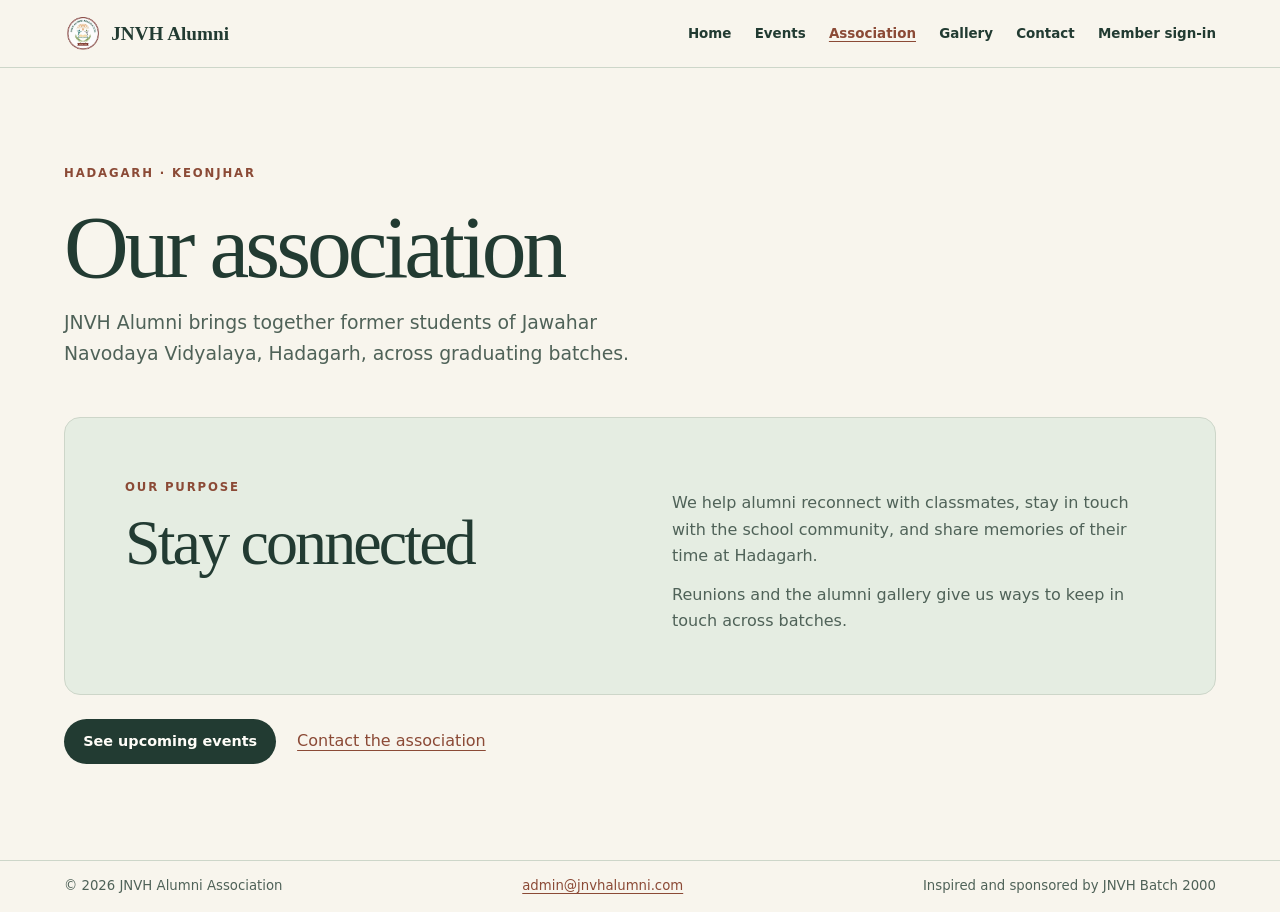
<file: association.html>
<!doctype html>
<html lang="en">
<head>
<meta charset="utf-8">
<meta name="viewport" content="width=device-width, initial-scale=1">
<meta name="theme-color" content="#f8f5ed">
<meta name="description" content="About the Jawahar Navodaya Vidyalaya, Hadagarh alumni association.">
<title>Association · JNVH Alumni Association</title>
<link rel="stylesheet" href="./brand.css">
</head>
<body>
<a class="skip" href="#main">Skip to content</a>
<header>
  <div class="wrap">
    <a class="brand" href="./"><img src="[data-uri]" width="40" height="40" alt="">JNVH Alumni</a>
    <nav aria-label="Main navigation">
      <a href="./">Home</a>
      <a href="./events.html">Events</a>
      <a href="./association.html" aria-current="page">Association</a>
      <a href="./#gallery">Gallery</a>
      <a href="./#contact">Contact</a>
      <a href="./members.html">Member sign-in</a>
    </nav>
  </div>
</header>
<main class="wrap" id="main">
  <div class="page-intro">
    <p class="eyebrow">Hadagarh · Keonjhar</p>
    <h1>Our association</h1>
    <p>JNVH Alumni brings together former students of Jawahar Navodaya Vidyalaya, Hadagarh, across graduating batches.</p>
  </div>
  <div class="page-content">
    <section class="editorial-panel" aria-labelledby="purpose-title">
      <div><p class="eyebrow">Our purpose</p><h2 id="purpose-title">Stay connected</h2></div>
      <div><p>We help alumni reconnect with classmates, stay in touch with the school community, and share memories of their time at Hadagarh.</p><p>Reunions and the alumni gallery give us ways to keep in touch across batches.</p></div>
    </section>
    <div class="page-links"><a class="pill" href="./events.html">See upcoming events</a><a href="mailto:admin@jnvhalumni.com">Contact the association</a></div>
  </div>
</main>
<footer><div class="wrap"><span>© 2026 JNVH Alumni Association</span><a href="mailto:admin@jnvhalumni.com">admin@jnvhalumni.com</a><span>Inspired and sponsored by JNVH Batch 2000</span></div></footer>
</body>
</html>
</file>
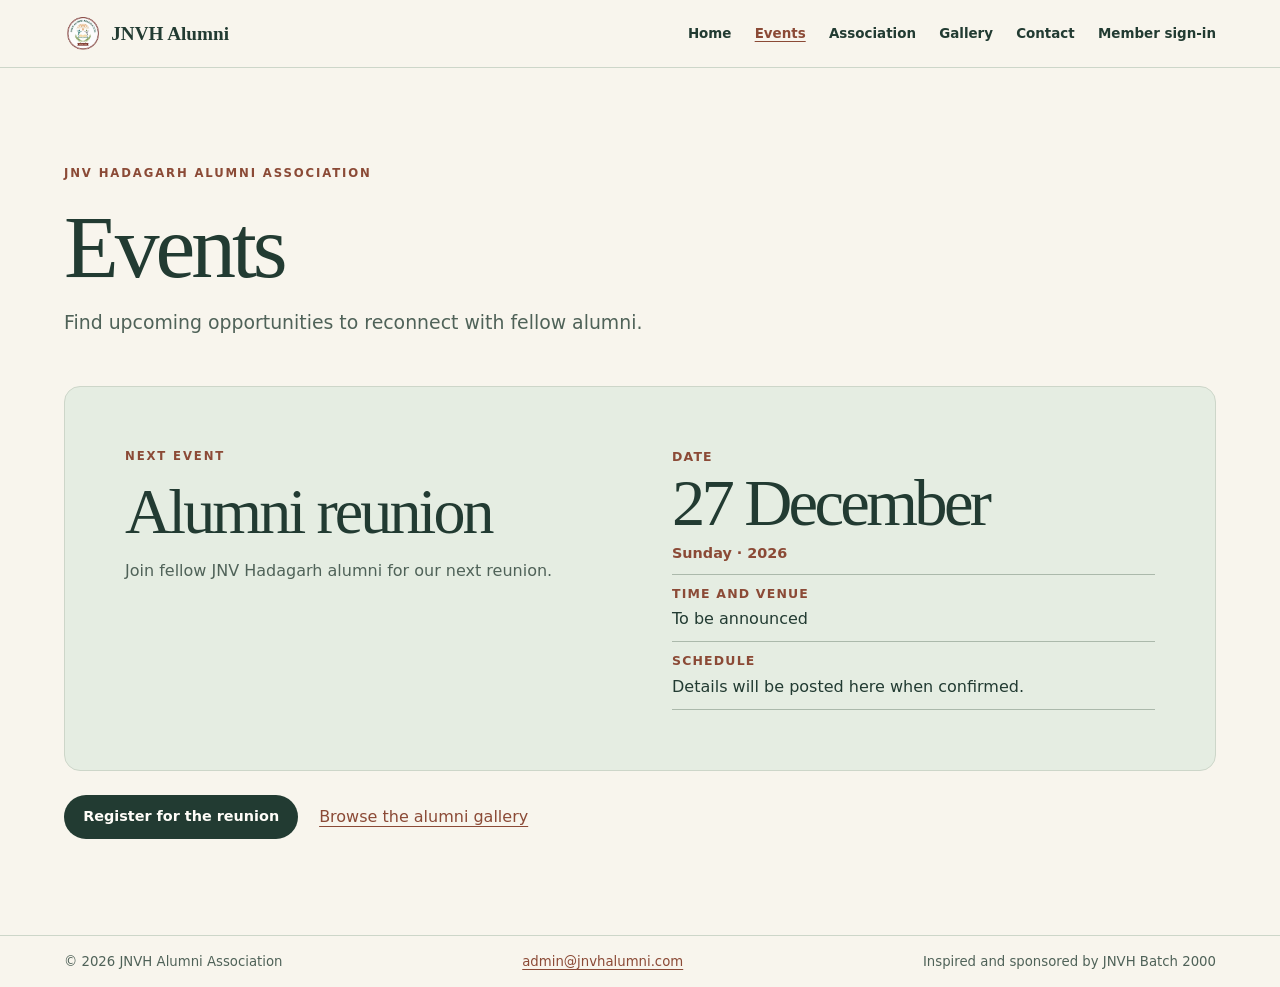
<file: events.html>
<!doctype html>
<html lang="en">
<head>
<meta charset="utf-8">
<meta name="viewport" content="width=device-width, initial-scale=1">
<meta name="theme-color" content="#f8f5ed">
<meta name="description" content="Upcoming JNV Hadagarh alumni events and reunion details.">
<title>Events · JNVH Alumni Association</title>
<link rel="stylesheet" href="./brand.css">
</head>
<body>
<a class="skip" href="#main">Skip to content</a>
<header>
  <div class="wrap">
    <a class="brand" href="./"><img src="[data-uri]" width="40" height="40" alt="">JNVH Alumni</a>
    <nav aria-label="Main navigation">
      <a href="./">Home</a>
      <a href="./events.html" aria-current="page">Events</a>
      <a href="./association.html">Association</a>
      <a href="./#gallery">Gallery</a>
      <a href="./#contact">Contact</a>
      <a href="./members.html">Member sign-in</a>
    </nav>
  </div>
</header>
<main class="wrap" id="main">
  <div class="page-intro">
    <p class="eyebrow">JNV Hadagarh Alumni Association</p>
    <h1>Events</h1>
    <p>Find upcoming opportunities to reconnect with fellow alumni.</p>
  </div>
  <div class="page-content">
    <article class="editorial-panel" id="reunion" aria-labelledby="event-title">
      <div><p class="eyebrow">Next event</p><h2 id="event-title">Alumni reunion</h2><p>Join fellow JNV Hadagarh alumni for our next reunion.</p></div>
      <dl>
        <div><dt>Date</dt><dd><time datetime="2026-12-27">27 December<span>Sunday · 2026</span></time></dd></div>
        <div><dt>Time and venue</dt><dd>To be announced</dd></div>
        <div><dt>Schedule</dt><dd>Details will be posted here when confirmed.</dd></div>
      </dl>
    </article>
    <div class="page-links"><a class="pill" href="./reunion-registration.html">Register for the reunion</a><a href="./#gallery">Browse the alumni gallery</a></div>
  </div>
</main>
<footer><div class="wrap"><span>© 2026 JNVH Alumni Association</span><a href="mailto:admin@jnvhalumni.com">admin@jnvhalumni.com</a><span>Inspired and sponsored by JNVH Batch 2000</span></div></footer>
</body>
</html>
</file>
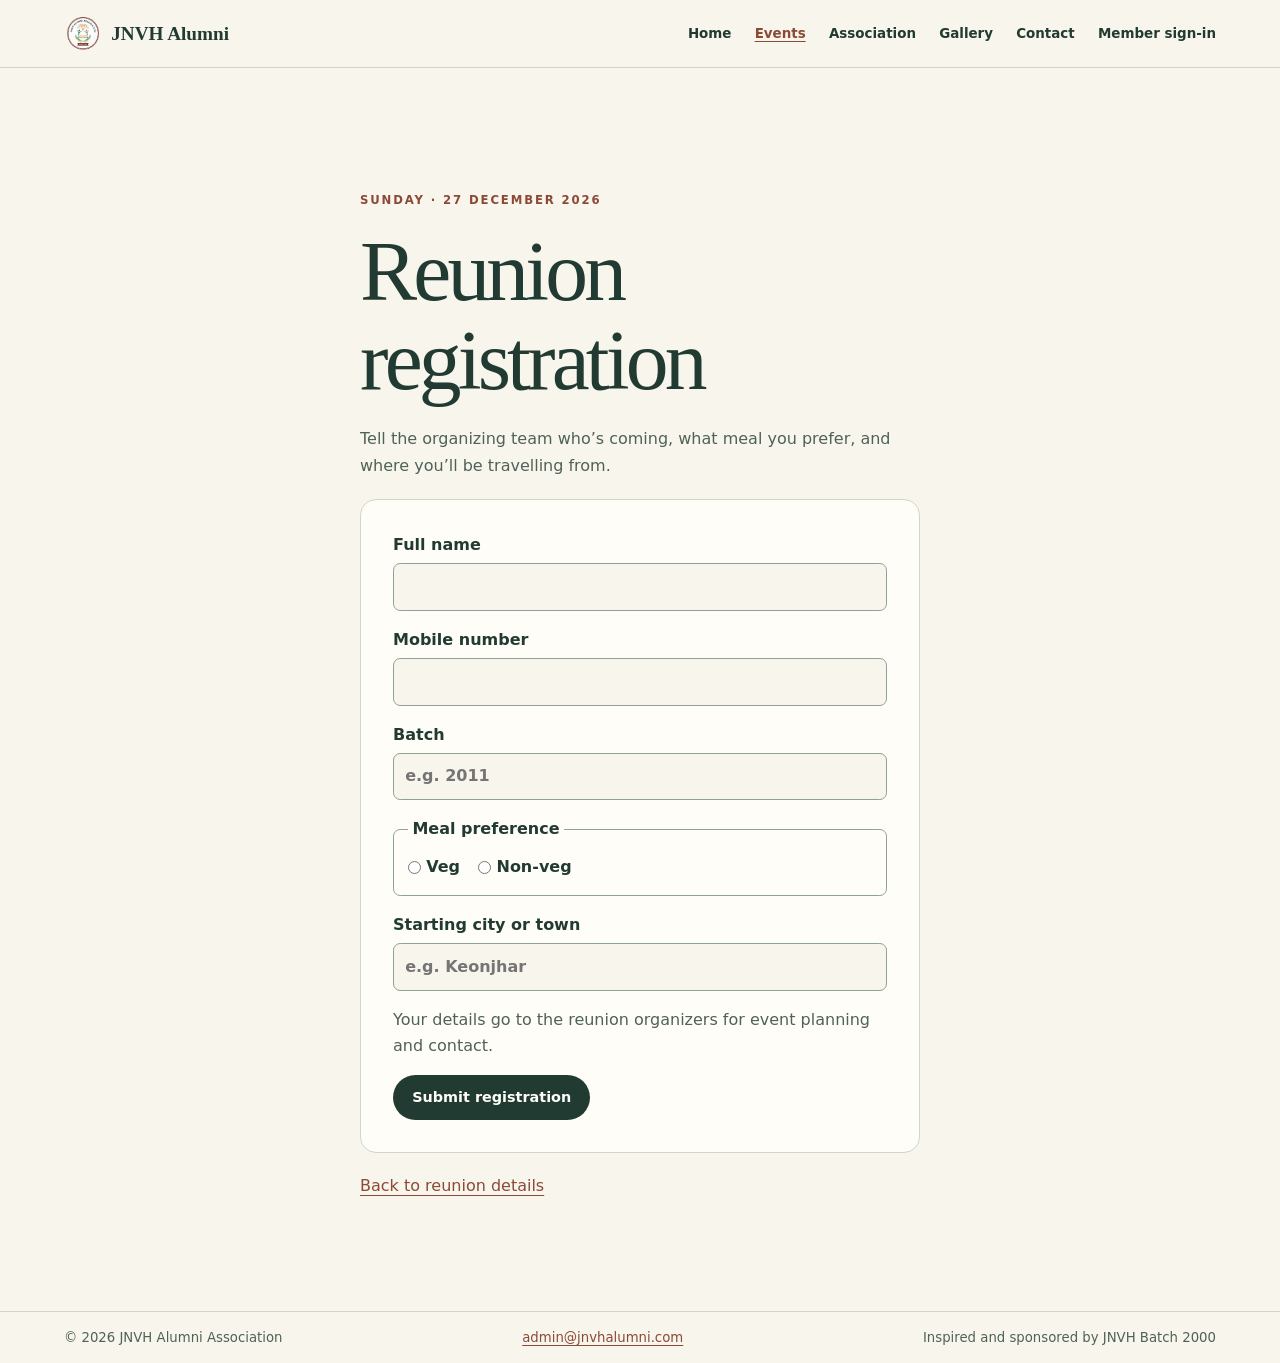
<file: reunion-registration.html>
<!doctype html>
<html lang="en">
<head>
<meta charset="utf-8">
<meta name="viewport" content="width=device-width, initial-scale=1">
<meta name="theme-color" content="#f8f5ed">
<meta name="description" content="Register for the JNV Hadagarh alumni reunion on 27 December 2026.">
<title>Reunion registration · JNVH Alumni Association</title>
<link rel="stylesheet" href="./brand.css">
<style>
#registration fieldset { margin: 0 0 1rem; padding: .7rem .85rem; border: 1px solid #8fa096; border-radius: .45rem; }
#registration legend { padding-inline: .3rem; font-weight: 650; }
#registration fieldset label { display: inline-flex; align-items: center; gap: .35rem; margin: 0 .8rem .2rem 0; }
#registration input[type=radio] { width: auto; margin: 0; accent-color: var(--ink); }
</style>
</head>
<body>
<a class="skip" href="#main">Skip to content</a>
<header>
  <div class="wrap">
    <a class="brand" href="./"><img src="[data-uri]" width="40" height="40" alt="">JNVH Alumni</a>
    <nav aria-label="Main navigation">
      <a href="./">Home</a>
      <a href="./events.html" aria-current="page">Events</a>
      <a href="./association.html">Association</a>
      <a href="./#gallery">Gallery</a>
      <a href="./#contact">Contact</a>
      <a href="./members.html">Member sign-in</a>
    </nav>
  </div>
</header>
<main class="wrap member-main" id="main">
  <p class="eyebrow">Sunday · 27 December 2026</p>
  <h1>Reunion registration</h1>
  <p>Tell the organizing team who’s coming, what meal you prefer, and where you’ll be travelling from.</p>
  <noscript><p>Enable JavaScript to register online, or email <a href="mailto:admin@jnvhalumni.com">admin@jnvhalumni.com</a> for help.</p></noscript>
  <p id="registration-status" role="status"></p>
  <form class="member-panel" id="registration" hidden>
    <label>Full name <input name="name" autocomplete="name" maxlength="100" required></label>
    <label>Mobile number <input name="phone" type="tel" autocomplete="tel" inputmode="tel" maxlength="24" required></label>
    <label>Batch <input name="batch" maxlength="30" placeholder="e.g. 2011" required></label>
    <fieldset>
      <legend>Meal preference</legend>
      <label><input type="radio" name="meal" value="Veg" required> Veg</label>
      <label><input type="radio" name="meal" value="Non-veg"> Non-veg</label>
    </fieldset>
    <label>Starting city or town <input name="city" maxlength="100" placeholder="e.g. Keonjhar" required></label>
    <p>Your details go to the reunion organizers for event planning and contact.</p>
    <button class="pill" type="submit">Submit registration</button>
  </form>
  <a href="./events.html#reunion">Back to reunion details</a>
</main>
<footer><div class="wrap"><span>© 2026 JNVH Alumni Association</span><a href="mailto:admin@jnvhalumni.com">admin@jnvhalumni.com</a><span>Inspired and sponsored by JNVH Batch 2000</span></div></footer>
<script src="./reunion-registration.js" defer></script>
</body>
</html>
</file>
<file: brand.css>
:root {
  color-scheme: light;
  --paper: #f8f5ed;
  --white: #fffdf8;
  --ink: #223b32;
  --muted: #4f6258;
  --sage: #e5ede2;
  --clay: #8b4a36;
  --line: #cdd6c9;
  --display: 'Iowan Old Style', 'Palatino Linotype', Palatino, Georgia, serif;
  --body: system-ui, sans-serif;
  --radius: 1rem;
  --width: 72rem;
}
*, *::before, *::after { box-sizing: border-box; }
html { scroll-behavior: smooth; scroll-padding-top: 7rem; }
body { margin: 0; background: var(--paper); color: var(--ink); font: 1rem/1.65 var(--body); }
h1, h2, h3, p, figure { margin: 0; }
h1, h2 { font-family: var(--display); font-weight: 500; line-height: 1.04; letter-spacing: -.045em; text-wrap: balance; }
h1 { font-size: clamp(3.25rem, 7.8vw, 7.15rem); }
h2 { font-size: clamp(2.35rem, 5vw, 4.2rem); }
p { color: var(--muted); overflow-wrap: anywhere; }
img { display: block; max-width: 100%; }
a { color: inherit; text-underline-offset: .22em; }
a:focus-visible, button:focus-visible, input:focus-visible { outline: 2px solid var(--clay); outline-offset: 4px; }
[hidden] { display: none !important; }
.wrap { width: min(var(--width), calc(100% - 4rem)); margin-inline: auto; }
.skip { position: fixed; z-index: 10; left: 1rem; top: .75rem; padding: .5rem 1rem; background: var(--white); transform: translateY(-200%); }
.skip:focus { transform: none; }
header { position: sticky; top: 0; z-index: 4; background: #f8f5edf5; border-bottom: 1px solid var(--line); backdrop-filter: blur(12px); }
header .wrap, footer .wrap { display: flex; align-items: center; justify-content: space-between; flex-wrap: wrap; gap: .55rem 1.5rem; padding-block: .9rem; }
.brand { display: inline-flex; align-items: center; gap: .55rem; text-decoration: none; font: 700 1.2rem/1.2 var(--display); white-space: nowrap; }
.brand img { width: 2.4rem; height: 2.4rem; object-fit: contain; }
nav { display: flex; flex-wrap: wrap; align-items: center; gap: .3rem clamp(.65rem, 2.4vw, 1.45rem); }
nav a { font-size: .84rem; font-weight: 650; text-decoration: none; }
nav a:hover, nav a[aria-current] { color: var(--clay); text-decoration: underline; }
.eyebrow { color: var(--clay); font-size: .73rem; font-weight: 750; letter-spacing: .16em; text-transform: uppercase; }
.pill { display: inline-flex; align-items: center; gap: .6rem; width: fit-content; border: 0; border-radius: 99px; padding: .72rem 1.2rem; background: var(--ink); color: var(--white); font: 680 .9rem/1.5 var(--body); text-decoration: none; cursor: pointer; transition: background .2s; }
.pill:hover { background: #36584b; }
.pill:disabled { opacity: .65; cursor: wait; }
.hero { display: grid; grid-template-columns: .98fr 1.02fr; gap: clamp(2rem, 6vw, 6rem); align-items: center; padding-block: clamp(3rem, 8vw, 7rem); }
.hero-copy h1 { margin: .25em 0 .24em; }
.hero-copy > p:not(.eyebrow), .story p:not(.eyebrow), .contact p { max-width: 42ch; font-size: clamp(1rem, 1.8vw, 1.18rem); }
.hero-copy .pill { margin-top: 1.5rem; }
.hero-frame { position: relative; padding: .55rem; border: 1px solid #aabbab; border-radius: 48% 48% .8rem .8rem; }
.hero-image { width: 100%; aspect-ratio: 1.18; height: auto; border-radius: 48% 48% .5rem .5rem; object-fit: cover; object-position: 50% 49%; filter: saturate(.83); }
.reunion { background: var(--sage); border-block: 1px solid var(--line); }
.reunion .wrap { display: grid; grid-template-columns: 1fr 1.1fr; align-items: center; gap: 1.5rem 4rem; padding-block: clamp(2.5rem, 6vw, 4.75rem); }
.reunion h2, .story h2 { margin: .28em 0 .22em; }
.date { border-left: 1px solid #9ba99b; padding-left: clamp(1.15rem, 3vw, 2.6rem); }
time { display: block; font: 500 clamp(2.55rem, 5.2vw, 5.1rem)/1 var(--display); letter-spacing: -.055em; }
time span { display: block; color: var(--clay); font: 720 .9rem/1.5 var(--body); letter-spacing: 0; margin-top: .45rem; }
.date p { margin-top: .55rem; }
.story { display: grid; grid-template-columns: .86fr 1.14fr; align-items: center; gap: clamp(1.5rem, 6vw, 6rem); padding-block: clamp(3rem, 8vw, 6rem); }
.story figure, .photo-grid figure { border: 1px solid var(--line); border-radius: var(--radius); background: var(--white); overflow: hidden; }
.story img, .photo-grid img { aspect-ratio: 4/3; width: 100%; height: auto; object-fit: cover; }
figcaption { color: var(--muted); font-size: .89rem; padding: .65rem 1rem; overflow-wrap: anywhere; }
.gallery, .contact { border-top: 1px solid var(--line); padding-block: clamp(2.75rem, 7vw, 6rem); }
.gallery { background: var(--white); }
.gallery h3 { margin: 1.6rem 0 .7rem; font-size: 1.18rem; }
.photo-grid { display: grid; grid-template-columns: repeat(auto-fill, minmax(min(100%, 16rem), 1fr)); gap: 1rem; }
.photo-grid img { object-fit: contain; background: var(--sage); }
.photo-unavailable { display: grid; place-items: center; aspect-ratio: 4/3; background: var(--sage); }
#gallery-status, #gallery-more, .contact p, .contact a { margin-top: .8rem; }
.contact a { display: inline-block; color: var(--clay); font-weight: 680; }
footer { border-top: 1px solid var(--line); color: var(--muted); font-size: .83rem; }
.member-main { max-width: 35rem; padding-block: clamp(3rem, 9vw, 7rem); }
.member-main h1 { font-size: clamp(3rem, 7vw, 5.35rem); margin: .2em 0 .25em; }
.member-main h2 { font-size: 2.25rem; }
.member-main p { margin-top: .65rem; }
.member-main a:not(.pill) { color: var(--clay); }
.member-panel { background: var(--white); border: 1px solid var(--line); border-radius: var(--radius); padding: clamp(1rem, 4vw, 2rem); margin-block: 1.25rem; }
.member-panel label { display: block; font-weight: 650; margin-bottom: 1rem; }
.member-panel input { display: block; width: 100%; background: var(--paper); color: var(--ink); border: 1px solid #8fa096; border-radius: .45rem; padding: .6rem .7rem; margin-top: .3rem; font: inherit; }
.member-panel p + .pill { margin-top: 1rem; }
@media (max-width: 720px) {
  .wrap { width: calc(100% - 2rem); }
  .hero, .story, .reunion .wrap { grid-template-columns: 1fr; }
  .hero-frame { max-width: 34rem; }
  header .wrap { padding-block: .55rem; }
}
@media (prefers-reduced-motion: no-preference) {
  .hero-frame { animation: arrive .8s ease-out both; }
  @keyframes arrive { from { opacity: .55; transform: translateY(.7rem); } to { opacity: 1; transform: none; } }
  .reveal { transition: opacity .55s ease, transform .65s ease; }
  .reveal[data-pending] { opacity: 0; transform: translateY(.75rem); }
  .reveal[data-pending]:focus-within { opacity: 1; transform: none; }
}
@media (prefers-reduced-motion: reduce) { html { scroll-behavior: auto; } .pill { transition: none; } }

.page-intro { padding-block: clamp(3rem, 8vw, 6rem) clamp(1.75rem, 4vw, 3rem); }
.page-intro h1 { margin: .18em 0 .16em; font-size: clamp(3.3rem, 7vw, 6.4rem); }
.page-intro p:not(.eyebrow) { max-width: 52ch; font-size: clamp(1rem, 1.8vw, 1.18rem); }
.page-content { padding-bottom: clamp(3rem, 8vw, 6rem); }
.editorial-panel { display: grid; grid-template-columns: 1fr 1fr; gap: clamp(1.3rem, 5vw, 4rem); padding: clamp(1.25rem, 5vw, 3.75rem); border: 1px solid var(--line); border-radius: var(--radius); background: var(--sage); }
.editorial-panel h2 { font-size: clamp(2.35rem, 5vw, 4.2rem); margin-top: .2em; }
.editorial-panel dl { margin: 0; }
.editorial-panel dl div { padding-block: .55rem; border-bottom: 1px solid #abb9ab; }
.editorial-panel dl div:first-child { padding-top: 0; }
.editorial-panel dt { color: var(--clay); font-size: .78rem; font-weight: 750; text-transform: uppercase; letter-spacing: .095em; }
.editorial-panel dd { margin: .12rem 0 0; }
.editorial-panel p:not(.eyebrow) { margin-top: .75rem; max-width: 45ch; }
.page-links { display: flex; flex-wrap: wrap; gap: .65rem 1.3rem; align-items: center; margin-top: 1.5rem; }
.page-links a:not(.pill), footer a { color: var(--clay); }
.reunion .pill { margin-top: .85rem; }
@media (max-width: 720px) { .editorial-panel { grid-template-columns: 1fr; } }
</file>
